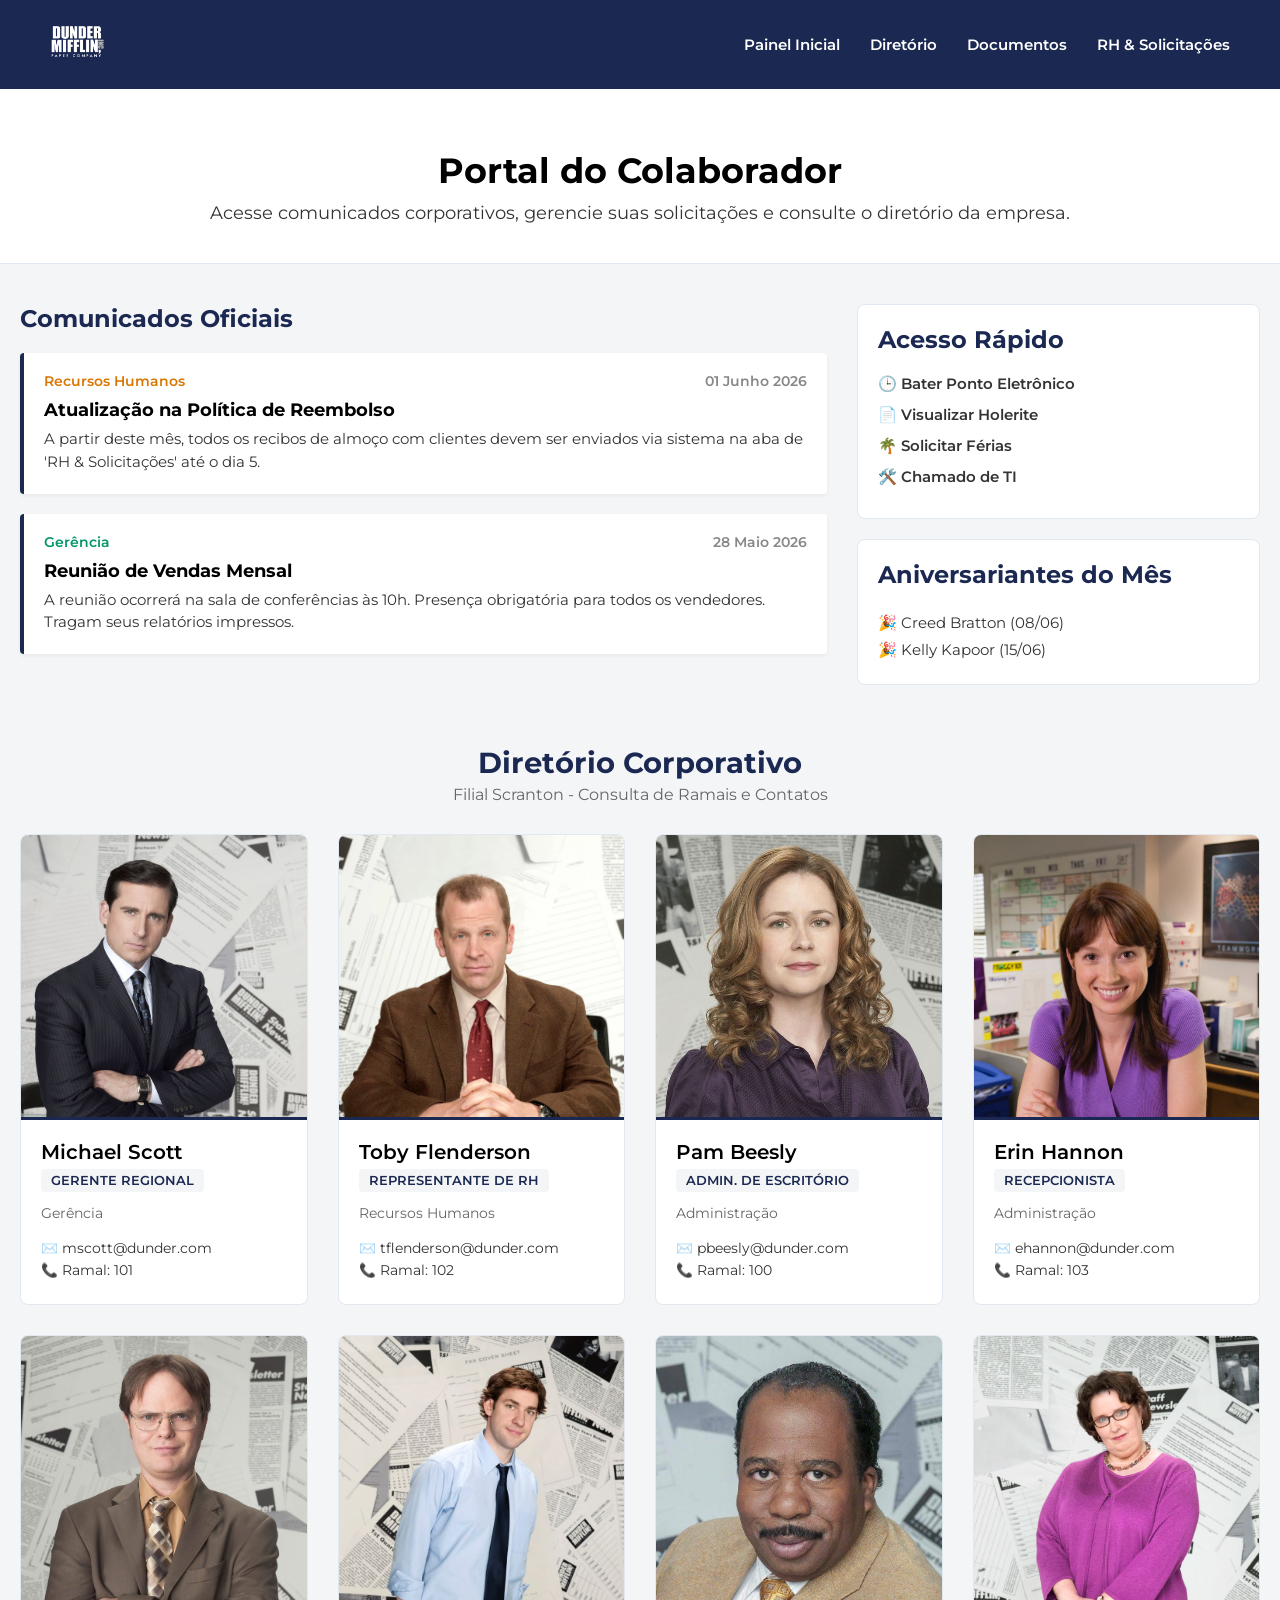
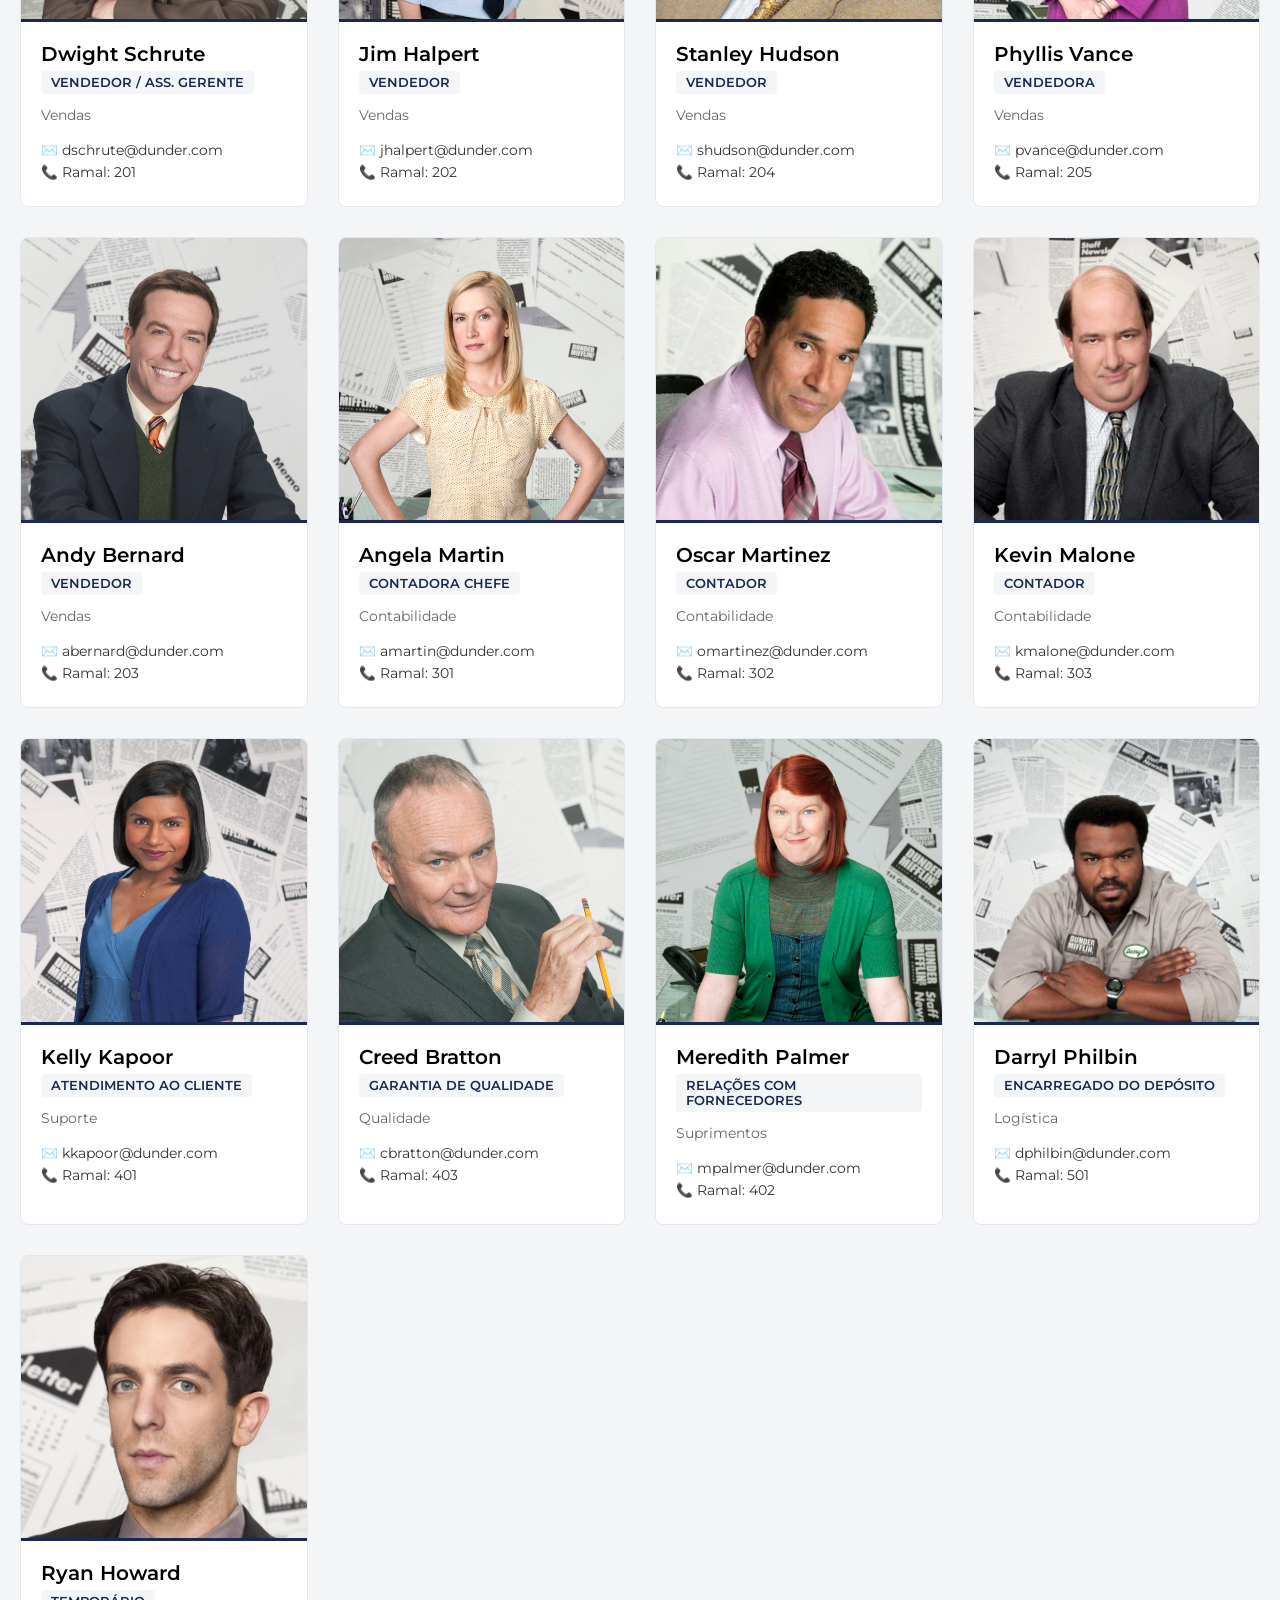
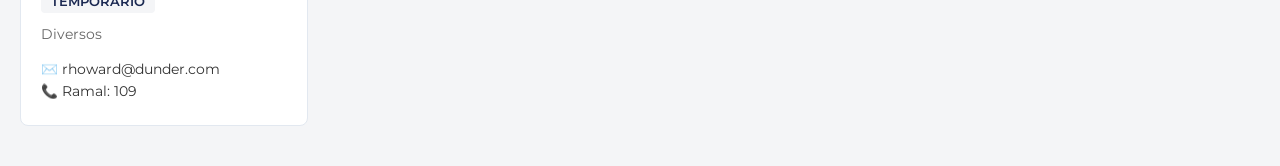
<file: index.html>
<!DOCTYPE html>
<html lang="pt-BR">
<head>
    <meta charset="UTF-8">
    <meta name="viewport" content="width=device-width, initial-scale=1.0">
    <title>Intranet | Dunder Mifflin</title>
    
    <link rel="preconnect" href="https://fonts.googleapis.com">
    <link rel="preconnect" href="https://fonts.gstatic.com" crossorigin>
    <link href="https://fonts.googleapis.com/css2?family=Montserrat:wght@400;600;700&display=swap" rel="stylesheet">
    
    <link rel="stylesheet" href="global.css">
    <link rel="stylesheet" href="dashboard.css">
    <link rel="stylesheet" href="diretorio.css">
</head>
<body>

    <header>
        <div class="logo-container">
            <img src="imagens/logobrancotheoffice.png" alt="Logo Dunder Mifflin" id="logo-principal">
        </div>
        <nav>
            <ul>
                <li><a href="#">Painel Inicial</a></li>
                <li><a href="#">Diretório</a></li>
                <li><a href="#">Documentos</a></li>
                <li><a href="#">RH & Solicitações</a></li>
            </ul>
        </nav>
    </header>

    <main>
        <section class="boas-vindas">
            <h1>Portal do Colaborador</h1>
            <p>Acesse comunicados corporativos, gerencie suas solicitações e consulte o diretório da empresa.</p>
        </section>
        
        <section class="dashboard-container">
            
            <div class="mural-avisos">
                <h2>Comunicados Oficiais</h2>
                
                <div class="aviso-card">
                    <div class="aviso-header">
                        <span class="tag-rh">Recursos Humanos</span>
                        <span class="data">01 Junho 2026</span>
                    </div>
                    <h4>Atualização na Política de Reembolso</h4>
                    <p>A partir deste mês, todos os recibos de almoço com clientes devem ser enviados via sistema na aba de 'RH & Solicitações' até o dia 5.</p>
                </div>

                <div class="aviso-card">
                    <div class="aviso-header">
                        <span class="tag-gerencia">Gerência</span>
                        <span class="data">28 Maio 2026</span>
                    </div>
                    <h4>Reunião de Vendas Mensal</h4>
                    <p>A reunião ocorrerá na sala de conferências às 10h. Presença obrigatória para todos os vendedores. Tragam seus relatórios impressos.</p>
                </div>
            </div>

            <aside class="painel-lateral">
                <div class="widget">
                    <h3>Acesso Rápido</h3>
                    <ul class="links-uteis">
                        <li><a href="#">🕒 Bater Ponto Eletrônico</a></li>
                        <li><a href="#">📄 Visualizar Holerite</a></li>
                        <li><a href="#">🌴 Solicitar Férias</a></li>
                        <li><a href="#">🛠️ Chamado de TI</a></li>
                    </ul>
                </div>

                <div class="widget">
                    <h3>Aniversariantes do Mês</h3>
                    <ul class="aniversarios">
                        <li>🎉 Creed Bratton (08/06)</li>
                        <li>🎉 Kelly Kapoor (15/06)</li>
                    </ul>
                </div>
            </aside>

        </section>
        <section id="diretorio-container" class="diretorio">
            <div class="diretorio-header">
                <h2>Diretório Corporativo</h2>
                <p>Filial Scranton - Consulta de Ramais e Contatos</p>
            </div>

            <div class="grid-funcionarios">

                <div class="card-funcionario">
                    <div class="foto-container">
                        <img src="imagens/michael.jpg" alt="Foto de Michael Scott">
                    </div>
                    <div class="info-funcionario">
                        <h3>Michael Scott</h3>
                        <span class="cargo">Gerente Regional</span>
                        <p class="departamento">Gerência</p>
                        <div class="contato">
                            <p>✉️ mscott@dunder.com</p>
                            <p>📞 Ramal: 101</p>
                        </div>
                    </div>
                </div>

                <div class="card-funcionario">
                    <div class="foto-container">
                        <img src="imagens/toby.png" alt="Foto de Toby Flenderson">
                    </div>
                    <div class="info-funcionario">
                        <h3>Toby Flenderson</h3>
                        <span class="cargo">Representante de RH</span>
                        <p class="departamento">Recursos Humanos</p>
                        <div class="contato">
                            <p>✉️ tflenderson@dunder.com</p>
                            <p>📞 Ramal: 102</p>
                        </div>
                    </div>
                </div>

                <div class="card-funcionario">
                    <div class="foto-container">
                        <img src="imagens/pam.jpg" alt="Foto de Pam Beesly">
                    </div>
                    <div class="info-funcionario">
                        <h3>Pam Beesly</h3>
                        <span class="cargo">Admin. de Escritório</span>
                        <p class="departamento">Administração</p>
                        <div class="contato">
                            <p>✉️ pbeesly@dunder.com</p>
                            <p>📞 Ramal: 100</p>
                        </div>
                    </div>
                </div>

                <div class="card-funcionario">
                    <div class="foto-container">
                        <img src="imagens/erin.png" alt="Foto de Erin Hannon">
                    </div>
                    <div class="info-funcionario">
                        <h3>Erin Hannon</h3>
                        <span class="cargo">Recepcionista</span>
                        <p class="departamento">Administração</p>
                        <div class="contato">
                            <p>✉️ ehannon@dunder.com</p>
                            <p>📞 Ramal: 103</p>
                        </div>
                    </div>
                </div>

                <div class="card-funcionario">
                    <div class="foto-container">
                        <img src="imagens/dwight.jpg" alt="Foto de Dwight Schrute">
                    </div>
                    <div class="info-funcionario">
                        <h3>Dwight Schrute</h3>
                        <span class="cargo">Vendedor / Ass. Gerente</span>
                        <p class="departamento">Vendas</p>
                        <div class="contato">
                            <p>✉️ dschrute@dunder.com</p>
                            <p>📞 Ramal: 201</p>
                        </div>
                    </div>
                </div>

                <div class="card-funcionario">
                    <div class="foto-container">
                        <img src="imagens/jim.jpg" alt="Foto de Jim Halpert">
                    </div>
                    <div class="info-funcionario">
                        <h3>Jim Halpert</h3>
                        <span class="cargo">Vendedor</span>
                        <p class="departamento">Vendas</p>
                        <div class="contato">
                            <p>✉️ jhalpert@dunder.com</p>
                            <p>📞 Ramal: 202</p>
                        </div>
                    </div>
                </div>

                <div class="card-funcionario">
                    <div class="foto-container">
                        <img src="imagens/stanley.jpg" alt="Foto de Stanley Hudson">
                    </div>
                    <div class="info-funcionario">
                        <h3>Stanley Hudson</h3>
                        <span class="cargo">Vendedor</span>
                        <p class="departamento">Vendas</p>
                        <div class="contato">
                            <p>✉️ shudson@dunder.com</p>
                            <p>📞 Ramal: 204</p>
                        </div>
                    </div>
                </div>

                <div class="card-funcionario">
                    <div class="foto-container">
                        <img src="imagens/philys.png" alt="Foto de Phyllis Vance">
                    </div>
                    <div class="info-funcionario">
                        <h3>Phyllis Vance</h3>
                        <span class="cargo">Vendedora</span>
                        <p class="departamento">Vendas</p>
                        <div class="contato">
                            <p>✉️ pvance@dunder.com</p>
                            <p>📞 Ramal: 205</p>
                        </div>
                    </div>
                </div>

                <div class="card-funcionario">
                    <div class="foto-container">
                        <img src="imagens/andy.png" alt="Foto de Andy Bernard">
                    </div>
                    <div class="info-funcionario">
                        <h3>Andy Bernard</h3>
                        <span class="cargo">Vendedor</span>
                        <p class="departamento">Vendas</p>
                        <div class="contato">
                            <p>✉️ abernard@dunder.com</p>
                            <p>📞 Ramal: 203</p>
                        </div>
                    </div>
                </div>

                <div class="card-funcionario">
                    <div class="foto-container">
                        <img src="imagens/angela.png" alt="Foto de Angela Martin">
                    </div>
                    <div class="info-funcionario">
                        <h3>Angela Martin</h3>
                        <span class="cargo">Contadora Chefe</span>
                        <p class="departamento">Contabilidade</p>
                        <div class="contato">
                            <p>✉️ amartin@dunder.com</p>
                            <p>📞 Ramal: 301</p>
                        </div>
                    </div>
                </div>

                <div class="card-funcionario">
                    <div class="foto-container">
                        <img src="imagens/oscar.png" alt="Foto de Oscar Martinez">
                    </div>
                    <div class="info-funcionario">
                        <h3>Oscar Martinez</h3>
                        <span class="cargo">Contador</span>
                        <p class="departamento">Contabilidade</p>
                        <div class="contato">
                            <p>✉️ omartinez@dunder.com</p>
                            <p>📞 Ramal: 302</p>
                        </div>
                    </div>
                </div>

                <div class="card-funcionario">
                    <div class="foto-container">
                        <img src="imagens/kevin.png" alt="Foto de Kevin Malone">
                    </div>
                    <div class="info-funcionario">
                        <h3>Kevin Malone</h3>
                        <span class="cargo">Contador</span>
                        <p class="departamento">Contabilidade</p>
                        <div class="contato">
                            <p>✉️ kmalone@dunder.com</p>
                            <p>📞 Ramal: 303</p>
                        </div>
                    </div>
                </div>

                <div class="card-funcionario">
                    <div class="foto-container">
                        <img src="imagens/kellly.png" alt="Foto de Kelly Kapoor">
                    </div>
                    <div class="info-funcionario">
                        <h3>Kelly Kapoor</h3>
                        <span class="cargo">Atendimento ao Cliente</span>
                        <p class="departamento">Suporte</p>
                        <div class="contato">
                            <p>✉️ kkapoor@dunder.com</p>
                            <p>📞 Ramal: 401</p>
                        </div>
                    </div>
                </div>

                <div class="card-funcionario">
                    <div class="foto-container">
                        <img src="imagens/creed.png" alt="Foto de Creed Bratton">
                    </div>
                    <div class="info-funcionario">
                        <h3>Creed Bratton</h3>
                        <span class="cargo">Garantia de Qualidade</span>
                        <p class="departamento">Qualidade</p>
                        <div class="contato">
                            <p>✉️ cbratton@dunder.com</p>
                            <p>📞 Ramal: 403</p>
                        </div>
                    </div>
                </div>

                <div class="card-funcionario">
                    <div class="foto-container">
                        <img src="imagens/meredith.png" alt="Foto de Meredith Palmer">
                    </div>
                    <div class="info-funcionario">
                        <h3>Meredith Palmer</h3>
                        <span class="cargo">Relações com Fornecedores</span>
                        <p class="departamento">Suprimentos</p>
                        <div class="contato">
                            <p>✉️ mpalmer@dunder.com</p>
                            <p>📞 Ramal: 402</p>
                        </div>
                    </div>
                </div>

                <div class="card-funcionario">
                    <div class="foto-container">
                        <img src="imagens/darryl.png" alt="Foto de Darryl Philbin">
                    </div>
                    <div class="info-funcionario">
                        <h3>Darryl Philbin</h3>
                        <span class="cargo">Encarregado do Depósito</span>
                        <p class="departamento">Logística</p>
                        <div class="contato">
                            <p>✉️ dphilbin@dunder.com</p>
                            <p>📞 Ramal: 501</p>
                        </div>
                    </div>
                </div>

                <div class="card-funcionario">
                    <div class="foto-container">
                        <img src="imagens/ryan.png" alt="Foto de Ryan Howard">
                    </div>
                    <div class="info-funcionario">
                        <h3>Ryan Howard</h3>
                        <span class="cargo">Temporário</span>
                        <p class="departamento">Diversos</p>
                        <div class="contato">
                            <p>✉️ rhoward@dunder.com</p>
                            <p>📞 Ramal: 109</p>
                        </div>
                    </div>
                </div>

            </div> 

        </section>
    </main>

</body>
</html>
</file>
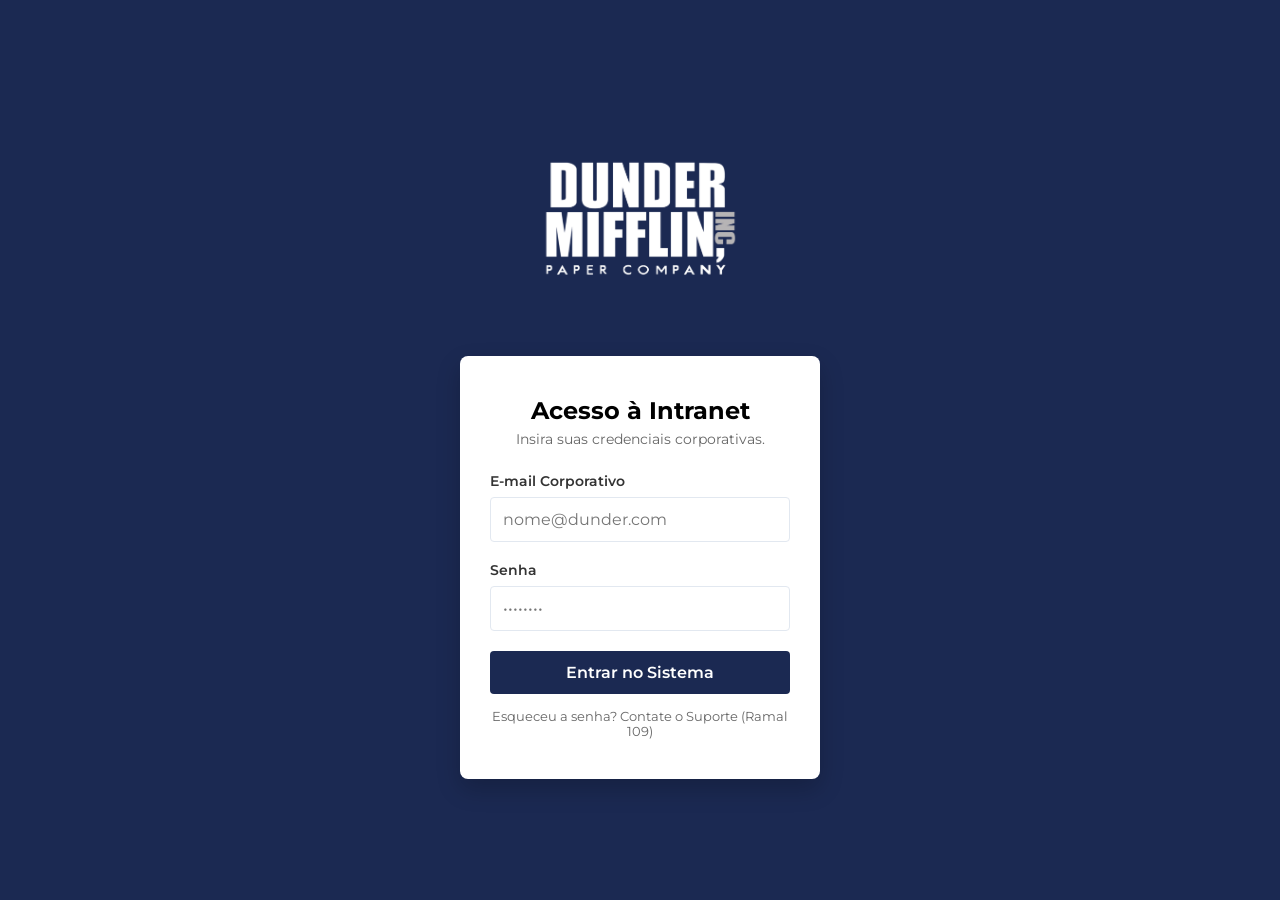
<file: login.html>
<!DOCTYPE html>
<html lang="pt-BR">
<head>
    <meta charset="UTF-8">
    <meta name="viewport" content="width=device-width, initial-scale=1.0">
    <title>Acesso Restrito | Dunder Mifflin</title>
    
    <link rel="preconnect" href="https://fonts.googleapis.com">
    <link rel="preconnect" href="https://fonts.gstatic.com" crossorigin>
    <link href="https://fonts.googleapis.com/css2?family=Montserrat:wght@400;600;700&display=swap" rel="stylesheet">
    
    <link rel="stylesheet" href="global.css">
    <link rel="stylesheet" href="login.css">
</head>
<body class="body-login">

    <div class="login-container">
        <div class="login-logo">
            <img src="imagens/logobrancotheoffice.png" alt="Logo Dunder Mifflin">
        </div>

        <div class="login-box">
            <h2>Acesso à Intranet</h2>
            <p>Insira suas credenciais corporativas.</p>

            <form action="index.html" method="GET">
                <div class="input-group">
                    <label for="email">E-mail Corporativo</label>
                    <input type="email" id="email" name="email" placeholder="nome@dunder.com" required>
                </div>

                <div class="input-group">
                    <label for="senha">Senha</label>
                    <input type="password" id="senha" name="senha" placeholder="••••••••" required>
                </div>

                <button type="submit" class="btn-login">Entrar no Sistema</button>
            </form>

            <a href="#" class="link-esqueci">Esqueceu a senha? Contate o Suporte (Ramal 109)</a>
        </div>
    </div>

</body>
</html>
</file>
<file: global.css>
/* =========================================
   GLOBAIS, CORES E CABEÇALHO
========================================= */
* {
    margin: 0;
    padding: 0;
    box-sizing: border-box;
    font-family: 'Montserrat', sans-serif; 
}

:root {
    --azul-corporativo: #1b2952; 
    --preto: #000000;
    --branco: #FFFFFF;
    --cinza-fundo: #F4F5F7; 
    --cinza-texto: #333333;
    --cinza-borda: #E2E8F0;
}

body {
    background-color: var(--cinza-fundo);
    color: var(--cinza-texto);
}

header {
    background-color: var(--azul-corporativo);
    color: var(--branco);
    display: flex; 
    justify-content: space-between; 
    align-items: center; 
    padding: 15px 50px; 
    box-shadow: 0 4px 6px rgba(0, 0, 0, 0.1); 
}

#logo-principal {
    height: 55px; 
    width: auto;
}

nav ul {
    display: flex; 
    list-style: none; 
    gap: 30px; 
}

nav a {
    color: var(--branco);
    text-decoration: none; 
    font-weight: 600; 
    font-size: 0.95rem;
    transition: opacity 0.3s ease; 
}

nav a:hover {
    opacity: 0.8; 
}
</file>
<file: dashboard.css>
/* =========================================
   BOAS-VINDAS E MURAL DE AVISOS
========================================= */
.boas-vindas {
    text-align: center;
    padding: 60px 20px 40px;
    background-color: var(--branco);
    border-bottom: 1px solid var(--cinza-borda);
}

.boas-vindas h1 {
    font-size: 2.2rem;
    margin-bottom: 10px;
    color: var(--preto);
    font-weight: 700; 
}

.boas-vindas p {
    font-size: 1.1rem;
    color: var(--cinza-texto);
}

.dashboard-container {
    max-width: 1300px;
    margin: 40px auto;
    padding: 0 20px;
    display: grid;
    grid-template-columns: 2fr 1fr;
    gap: 30px;
}

.mural-avisos h2, .painel-lateral h3 {
    color: var(--azul-corporativo);
    margin-bottom: 20px;
    font-size: 1.5rem;
    font-weight: 700;
}

.aviso-card {
    background-color: var(--branco);
    border-left: 4px solid var(--azul-corporativo);
    padding: 20px;
    border-radius: 4px;
    margin-bottom: 20px;
    box-shadow: 0 2px 4px rgba(0, 0, 0, 0.05);
}

.aviso-header {
    display: flex;
    justify-content: space-between;
    margin-bottom: 10px;
    font-size: 0.85rem;
    font-weight: 600;
}

.tag-rh { color: #D97706; } 
.tag-gerencia { color: #059669; } 
.data { color: #888; }

.aviso-card h4 {
    font-size: 1.1rem;
    color: var(--preto);
    margin-bottom: 8px;
}

.aviso-card p {
    font-size: 0.95rem;
    line-height: 1.5;
}

.widget {
    background-color: var(--branco);
    padding: 20px;
    border-radius: 8px;
    border: 1px solid var(--cinza-borda);
    margin-bottom: 20px;
}

.links-uteis { list-style: none; }
.links-uteis li { margin-bottom: 12px; }

.links-uteis a {
    text-decoration: none;
    color: var(--cinza-texto);
    font-weight: 600;
    font-size: 0.95rem;
    transition: color 0.2s;
}

.links-uteis a:hover { color: var(--azul-corporativo); }

.aniversarios {
    list-style: none;
    font-size: 0.95rem;
    color: var(--cinza-texto);
    line-height: 1.8;
}
</file>
<file: diretorio.css>
/* =========================================
   DIRETÓRIO CORPORATIVO (GRID DE FUNCIONÁRIOS)
========================================= */
.diretorio {
    max-width: 1300px; 
    margin: 40px auto; 
    padding: 0 20px;
}

.diretorio-header {
    margin-bottom: 30px;
    text-align: center; 
}

.diretorio-header h2 {
    color: var(--azul-corporativo);
    font-size: 1.8rem;
    font-weight: 700;
}

.diretorio-header p {
    color: #666;
    margin-top: 5px;
    font-size: 1rem;
}

.grid-funcionarios {
    display: grid;
    grid-template-columns: repeat(auto-fill, minmax(280px, 1fr));
    gap: 30px; 
}

.card-funcionario {
    background-color: var(--branco);
    border: 1px solid var(--cinza-borda);
    border-radius: 8px; 
    overflow: hidden; 
    transition: transform 0.2s ease, box-shadow 0.2s ease;
    display: flex;
    flex-direction: column; 
}

.card-funcionario:hover {
    transform: translateY(-5px); 
    box-shadow: 0 10px 15px rgba(0, 0, 0, 0.1); 
}

.foto-container {
    width: 100%;
    aspect-ratio: 1 / 1; 
    overflow: hidden;
    border-bottom: 3px solid var(--azul-corporativo); 
}

.foto-container img {
    width: 100%;
    height: 100%;
    object-fit: cover; 
    object-position: top; 
}

.info-funcionario {
    padding: 20px;
}

.info-funcionario h3 {
    color: var(--preto);
    font-size: 1.25rem;
    margin-bottom: 5px;
    font-weight: 600;
}

.cargo {
    display: inline-block;
    background-color: var(--cinza-fundo);
    color: var(--azul-corporativo);
    padding: 4px 10px;
    border-radius: 4px;
    font-size: 0.8rem;
    font-weight: 600;
    margin-bottom: 12px;
    text-transform: uppercase; 
}

.departamento {
    font-size: 0.9rem;
    color: #666;
    margin-bottom: 18px;
    font-weight: 400;
}

.contato p {
    font-size: 0.85rem;
    color: var(--cinza-texto);
    margin-bottom: 6px;
    font-weight: 400;
}
</file>
<file: login.css>
/* =========================================
   TELA DE LOGIN
========================================= */
.body-login {
    display: flex;
    justify-content: center;
    align-items: center;
    height: 100vh; 
    background-color: var(--azul-corporativo); 
}

.login-container {
    width: 100%;
    max-width: 400px;
    padding: 20px;
}

.login-logo {
    text-align: center;
    margin-bottom: 30px;
}

.login-logo img {
    height: 200px;
    width: auto;
}

.login-box {
    background-color: var(--branco);
    padding: 40px 30px;
    border-radius: 8px;
    box-shadow: 0 10px 25px rgba(0, 0, 0, 0.2);
    text-align: center;
}

.login-box h2 {
    color: var(--preto);
    font-size: 1.5rem;
    margin-bottom: 5px;
}

.login-box p {
    color: #666;
    font-size: 0.9rem;
    margin-bottom: 25px;
}

.input-group {
    text-align: left;
    margin-bottom: 20px;
}

.input-group label {
    display: block;
    font-size: 0.85rem;
    font-weight: 600;
    color: var(--cinza-texto);
    margin-bottom: 8px;
}

.input-group input {
    width: 100%;
    padding: 12px;
    border: 1px solid var(--cinza-borda);
    border-radius: 4px;
    font-size: 1rem;
    font-family: 'Montserrat', sans-serif;
    outline: none;
    transition: border-color 0.3s;
}

.input-group input:focus {
    border-color: var(--azul-corporativo);
}

.btn-login {
    width: 100%;
    padding: 12px;
    background-color: var(--azul-corporativo);
    color: var(--branco);
    border: none;
    border-radius: 4px;
    font-size: 1rem;
    font-weight: 600;
    cursor: pointer;
    transition: background-color 0.3s;
    margin-bottom: 15px;
}

.btn-login:hover {
    background-color: #121c38; 
}

.link-esqueci {
    display: block;
    font-size: 0.8rem;
    color: #666;
    text-decoration: none;
}

.link-esqueci:hover {
    text-decoration: underline;
}
</file>
